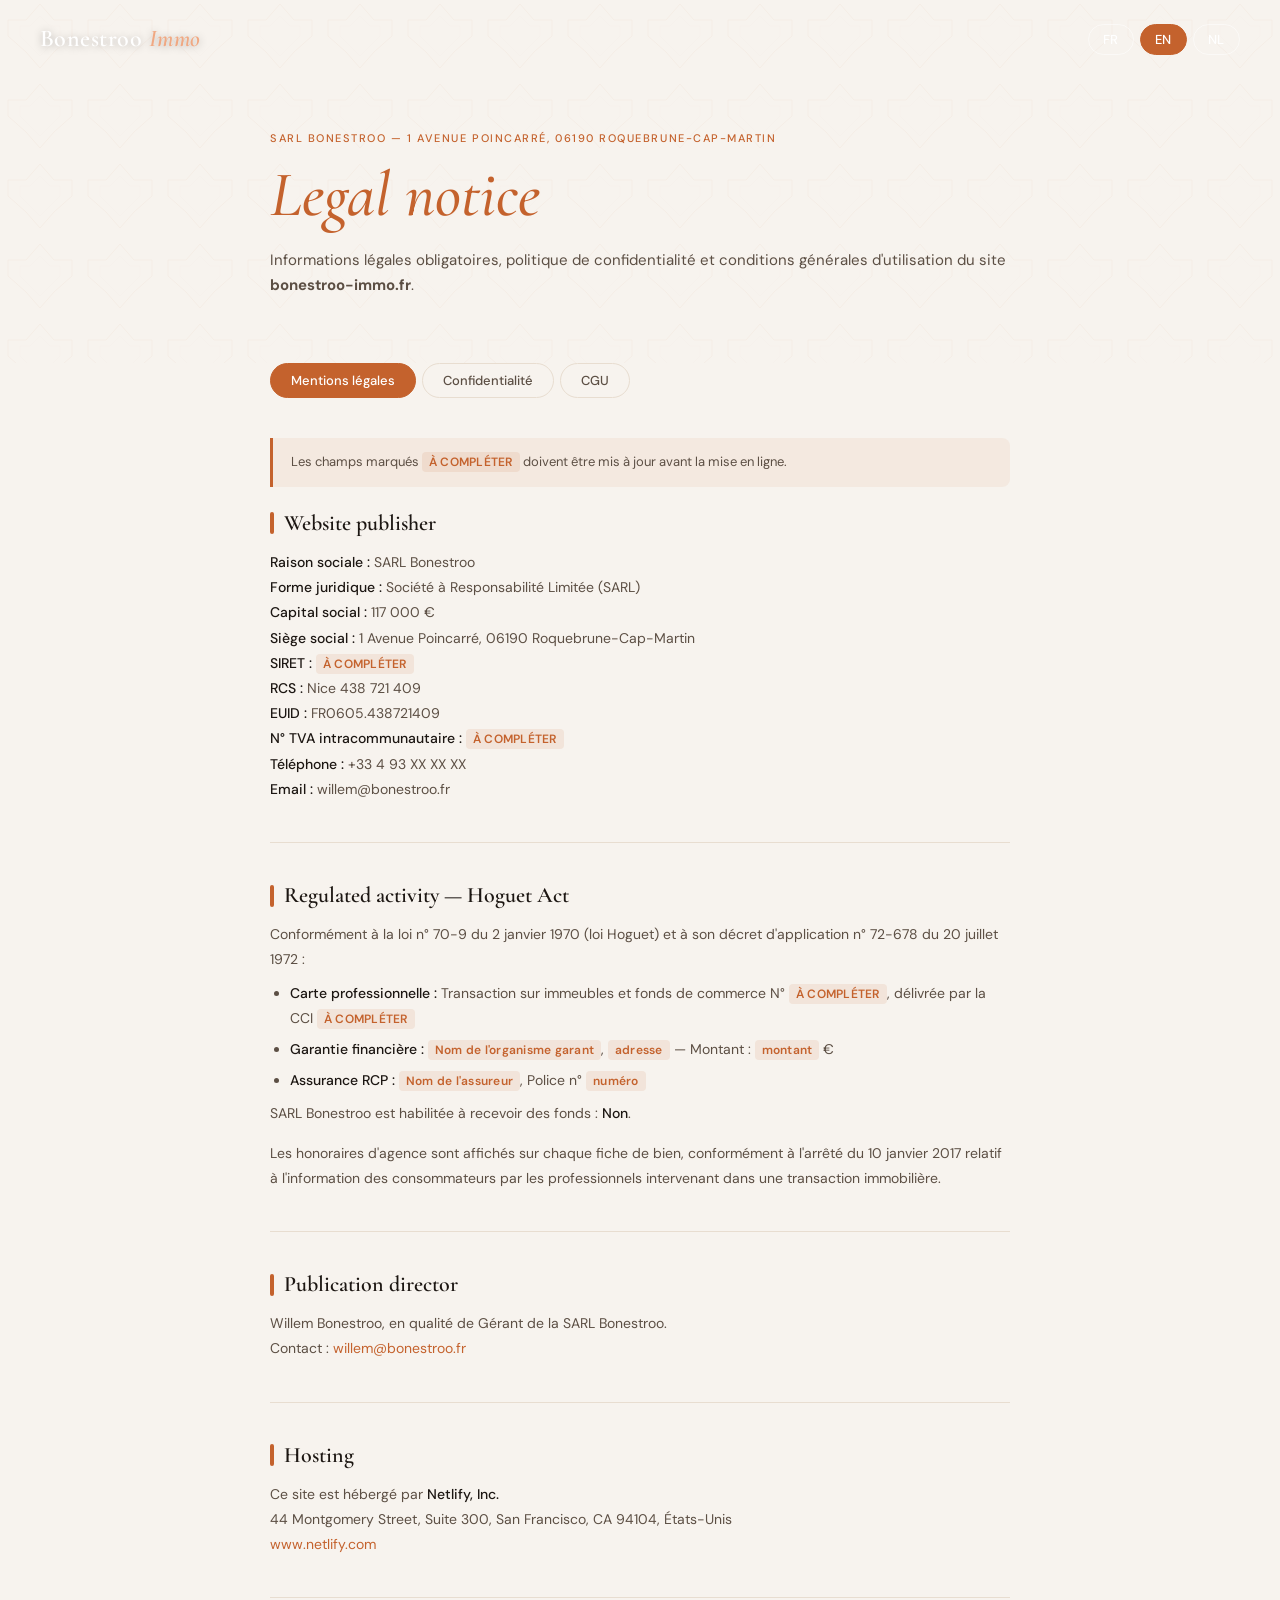
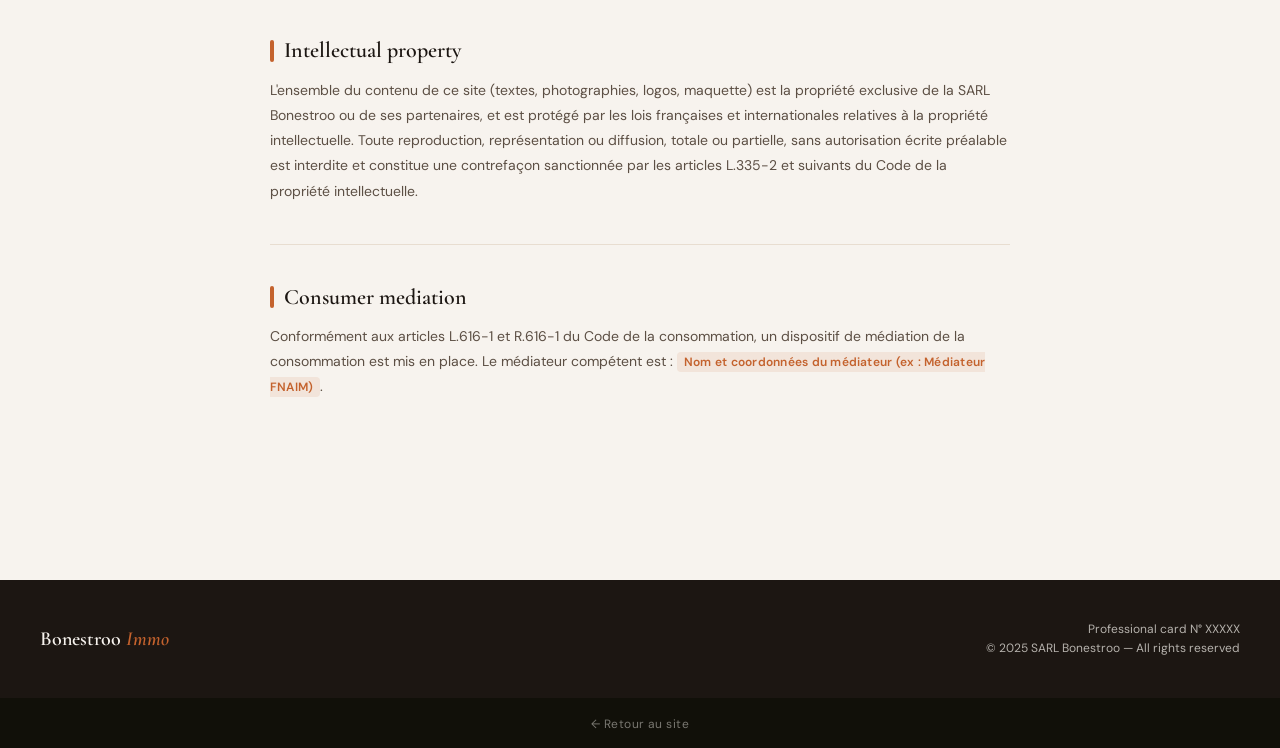
<file: immo-site/mentions-legales.html>
<!DOCTYPE html>
<html lang="fr">
<head>
  <meta charset="UTF-8" />
  <meta name="viewport" content="width=device-width, initial-scale=1.0" />
  <title>Mentions légales — SARL Bonestroo Immo</title>
  <meta name="description" content="Mentions légales, politique de confidentialité et CGU de SARL Bonestroo, agence immobilière sur la Riviera Méditerranéenne." />

  <!-- Google Fonts -->
  <link rel="preconnect" href="https://fonts.googleapis.com" />
  <link rel="preconnect" href="https://fonts.gstatic.com" crossorigin />
  <link href="https://fonts.googleapis.com/css2?family=Cormorant+Garamond:ital,wght@0,400;0,500;0,600;1,400;1,500;1,600&family=DM+Sans:ital,wght@0,300;0,400;0,500;1,400&display=swap" rel="stylesheet" />

  <!-- Shared stylesheet -->
  <link rel="stylesheet" href="style.css" />

  <style>
    /* Extra styles specific to this page */
    .ml-nav-tabs {
      display:      flex;
      gap:          6px;
      flex-wrap:    wrap;
      margin-bottom: 40px;
    }
    .ml-tab-btn {
      font-family:    'DM Sans', sans-serif;
      font-size:      13px;
      font-weight:    500;
      padding:        8px 20px;
      border-radius:  20px;
      border:         1.5px solid var(--sable);
      background:     transparent;
      color:          var(--texte-light);
      cursor:         pointer;
      transition:     all 0.2s;
    }
    .ml-tab-btn:hover  { border-color: var(--terre); color: var(--terre); }
    .ml-tab-btn.active { background: var(--terre); border-color: var(--terre); color: white; }

    .ml-panel         { display: none; }
    .ml-panel.active  { display: block; }
  </style>
</head>
<body>

<!-- ===== PAGE TRANSITION ===== -->
<div id="page-transition"></div>

<!-- ===== NAV ===== -->
<nav id="nav" class="scrolled">
  <a href="index.html" class="nav-logo" onclick="event.preventDefault();navigateTo('index.html')">
    Bonestroo <span>Immo</span>
  </a>
  <div class="lang-switcher">
    <button class="lang-btn" data-lang="fr">FR</button>
    <button class="lang-btn" data-lang="en">EN</button>
    <button class="lang-btn" data-lang="nl">NL</button>
  </div>
</nav>

<!-- ===== HERO ===== -->
<header class="mentions-hero tile-pattern" style="background:var(--blanc);">
  <div style="max-width:820px;margin:0 auto;padding:0 40px;">
    <div class="section-eyebrow" style="margin-bottom:12px;">SARL Bonestroo — 1 Avenue Poincarré, 06190 Roquebrune-Cap-Martin</div>
    <h1 class="section-title" style="font-size:clamp(40px,6vw,64px);">
      <em data-i18n="ml_title">Mentions légales</em>
    </h1>
    <p style="margin-top:18px;color:var(--texte-light);font-size:15px;line-height:1.7;">
      Informations légales obligatoires, politique de confidentialité et conditions générales d'utilisation du site <strong>bonestroo-immo.fr</strong>.
    </p>
  </div>
</header>

<!-- ===== CONTENT ===== -->
<main class="mentions-content">

  <!-- Tab navigation -->
  <div class="ml-nav-tabs" role="tablist" aria-label="Sections légales">
    <button class="ml-tab-btn active" data-panel="mentions"         onclick="switchPanel('mentions')"         role="tab" aria-selected="true">Mentions légales</button>
    <button class="ml-tab-btn"        data-panel="confidentialite"  onclick="switchPanel('confidentialite')"  role="tab" aria-selected="false">Confidentialité</button>
    <button class="ml-tab-btn"        data-panel="cgu"              onclick="switchPanel('cgu')"              role="tab" aria-selected="false">CGU</button>
  </div>

  <!-- ═══════════════════════════════════════════════════════════════════════
       PANEL — MENTIONS LÉGALES
  ════════════════════════════════════════════════════════════════════════ -->
  <div class="ml-panel active" id="panel-mentions" role="tabpanel">

    <div class="mentions-alert">
      Les champs marqués <span class="mentions-placeholder">À COMPLÉTER</span> doivent être mis à jour avant la mise en ligne.
    </div>

    <!-- Éditeur -->
    <div class="mentions-section">
      <h3 data-i18n="ml_editeur">Éditeur du site</h3>
      <p>
        <strong>Raison sociale :</strong> SARL Bonestroo<br>
        <strong>Forme juridique :</strong> Société à Responsabilité Limitée (SARL)<br>
        <strong>Capital social :</strong> 117 000 €<br>
        <strong>Siège social :</strong> 1 Avenue Poincarré, 06190 Roquebrune-Cap-Martin<br>
        <strong>SIRET :</strong> <span class="mentions-placeholder">À COMPLÉTER</span><br>
        <strong>RCS :</strong> Nice 438 721 409<br>
        <strong>EUID :</strong> FR0605.438721409<br>
        <strong>N° TVA intracommunautaire :</strong> <span class="mentions-placeholder">À COMPLÉTER</span><br>
        <strong>Téléphone :</strong> +33 4 93 XX XX XX<br><!-- XXX: Remplacer par le vrai numéro -->
        <strong>Email :</strong> willem@bonestroo.fr
      </p>
    </div>

    <!-- Activité réglementée -->
    <div class="mentions-section">
      <h3 data-i18n="ml_activite">Activité réglementée — Loi Hoguet</h3>
      <p>
        Conformément à la loi n° 70-9 du 2 janvier 1970 (loi Hoguet) et à son décret d'application n° 72-678 du 20 juillet 1972 :
      </p>
      <ul>
        <li>
          <strong>Carte professionnelle :</strong> Transaction sur immeubles et fonds de commerce
          N° <span class="mentions-placeholder">À COMPLÉTER</span>, délivrée par la CCI
          <span class="mentions-placeholder">À COMPLÉTER</span>
        </li>
        <li>
          <strong>Garantie financière :</strong>
          <span class="mentions-placeholder">Nom de l'organisme garant</span>,
          <span class="mentions-placeholder">adresse</span> —
          Montant : <span class="mentions-placeholder">montant</span> €
        </li>
        <li>
          <strong>Assurance RCP :</strong>
          <span class="mentions-placeholder">Nom de l'assureur</span>,
          Police n° <span class="mentions-placeholder">numéro</span>
        </li>
      </ul>
      <p>SARL Bonestroo est habilitée à recevoir des fonds : <strong>Non</strong>.</p>
      <p style="margin-top:14px;">
        Les honoraires d'agence sont affichés sur chaque fiche de bien, conformément à l'arrêté du 10 janvier 2017 relatif à l'information des consommateurs par les professionnels intervenant dans une transaction immobilière.
      </p>
    </div>

    <!-- Directeur de publication -->
    <div class="mentions-section">
      <h3 data-i18n="ml_directeur">Directeur de la publication</h3>
      <p>
        Willem Bonestroo, en qualité de Gérant de la SARL Bonestroo.<br>
        Contact : <a href="mailto:willem@bonestroo.fr" style="color:var(--terre)">willem@bonestroo.fr</a>
      </p>
    </div>

    <!-- Hébergement -->
    <div class="mentions-section">
      <h3 data-i18n="ml_hebergeur">Hébergement</h3>
      <p>
        Ce site est hébergé par <strong>Netlify, Inc.</strong><br>
        44 Montgomery Street, Suite 300, San Francisco, CA 94104, États-Unis<br>
        <a href="https://www.netlify.com" target="_blank" rel="noopener" style="color:var(--terre)">www.netlify.com</a>
      </p>
    </div>

    <!-- Propriété intellectuelle -->
    <div class="mentions-section">
      <h3 data-i18n="ml_pi">Propriété intellectuelle</h3>
      <p>
        L'ensemble du contenu de ce site (textes, photographies, logos, maquette) est la propriété exclusive de la SARL Bonestroo ou de ses partenaires, et est protégé par les lois françaises et internationales relatives à la propriété intellectuelle. Toute reproduction, représentation ou diffusion, totale ou partielle, sans autorisation écrite préalable est interdite et constitue une contrefaçon sanctionnée par les articles L.335-2 et suivants du Code de la propriété intellectuelle.
      </p>
    </div>

    <!-- Médiation -->
    <div class="mentions-section">
      <h3 data-i18n="ml_mediation">Médiation à la consommation</h3>
      <p>
        Conformément aux articles L.616-1 et R.616-1 du Code de la consommation, un dispositif de médiation de la consommation est mis en place. Le médiateur compétent est :
        <span class="mentions-placeholder">Nom et coordonnées du médiateur (ex : Médiateur FNAIM)</span>.
      </p>
    </div>

  </div><!-- /panel-mentions -->

  <!-- ═══════════════════════════════════════════════════════════════════════
       PANEL — POLITIQUE DE CONFIDENTIALITÉ
  ════════════════════════════════════════════════════════════════════════ -->
  <div class="ml-panel" id="panel-confidentialite" role="tabpanel">

    <div class="mentions-alert">
      Ce site collecte des données personnelles via le formulaire de contact uniquement. Aucun cookie tiers, aucun traceur publicitaire.
    </div>

    <div class="mentions-section">
      <h3>Responsable du traitement</h3>
      <p>
        SARL Bonestroo — 1 Avenue Poincarré, 06190 Roquebrune-Cap-Martin<br>
        Contact : <a href="mailto:willem@bonestroo.fr" style="color:var(--terre)">willem@bonestroo.fr</a>
      </p>
    </div>

    <div class="mentions-section">
      <h3>Données collectées</h3>
      <p>Lors de l'utilisation du formulaire de contact, les données suivantes sont collectées :</p>
      <ul>
        <li>Nom et prénom</li>
        <li>Adresse e-mail</li>
        <li>Numéro de téléphone (facultatif)</li>
        <li>Objet de la demande</li>
        <li>Contenu du message</li>
      </ul>
      <p>Aucune donnée bancaire, aucune donnée sensible au sens de l'article 9 du RGPD n'est collectée.</p>
    </div>

    <div class="mentions-section">
      <h3>Finalité et base légale</h3>
      <ul>
        <li><strong>Traiter votre demande de contact</strong> — base légale : exécution de mesures précontractuelles (art. 6.1.b RGPD)</li>
        <li><strong>Vous recontacter</strong> — base légale : intérêt légitime de l'entreprise (art. 6.1.f RGPD)</li>
      </ul>
    </div>

    <div class="mentions-section">
      <h3>Destinataires des données</h3>
      <p>
        Les données sont destinées exclusivement à SARL Bonestroo. Elles ne sont ni vendues, ni louées, ni cédées à des tiers. Elles peuvent être transmises à des prestataires techniques dans le seul but de traiter votre demande (hébergeur, messagerie).
      </p>
    </div>

    <div class="mentions-section">
      <h3>Durée de conservation</h3>
      <p>
        Les données issues du formulaire de contact sont conservées pendant <strong>3 ans</strong> à compter du dernier contact, puis archivées ou supprimées.
      </p>
    </div>

    <div class="mentions-section">
      <h3 data-i18n="ml_rgpd">Vos droits (RGPD)</h3>
      <p>Conformément au Règlement (UE) 2016/679 (RGPD) et à la loi Informatique et Libertés, vous disposez des droits suivants :</p>
      <ul>
        <li><strong>Droit d'accès</strong> à vos données personnelles</li>
        <li><strong>Droit de rectification</strong> en cas d'inexactitude</li>
        <li><strong>Droit à l'effacement</strong> (« droit à l'oubli »)</li>
        <li><strong>Droit à la limitation</strong> du traitement</li>
        <li><strong>Droit d'opposition</strong> au traitement</li>
        <li><strong>Droit à la portabilité</strong> de vos données</li>
      </ul>
      <p>
        Pour exercer ces droits : <strong>willem@bonestroo.fr</strong> en indiquant « Droits RGPD » en objet. Une réponse vous sera apportée dans un délai d'un mois.<br><br>
        En cas de réclamation, vous pouvez saisir la <strong>CNIL</strong> —
        <a href="https://www.cnil.fr" target="_blank" rel="noopener" style="color:var(--terre)">www.cnil.fr</a>.
      </p>
    </div>

    <div class="mentions-section">
      <h3 data-i18n="ml_cookies">Cookies</h3>
      <p>
        Ce site n'utilise <strong>aucun cookie de traçage ou publicitaire</strong>. La carte interactive utilise Leaflet.js et les tuiles CartoDB, qui peuvent déposer des cookies techniques strictement nécessaires au bon fonctionnement de la carte. Ces cookies ne nécessitent pas de consentement préalable (art. 82 loi Informatique et Libertés).
      </p>
    </div>

  </div><!-- /panel-confidentialite -->

  <!-- ═══════════════════════════════════════════════════════════════════════
       PANEL — CGU
  ════════════════════════════════════════════════════════════════════════ -->
  <div class="ml-panel" id="panel-cgu" role="tabpanel">

    <div class="mentions-section">
      <h3>Objet</h3>
      <p>
        Les présentes Conditions Générales d'Utilisation (CGU) régissent l'accès et l'utilisation du site <strong>bonestroo-immo.fr</strong> (ci-après « le Site »), édité par la SARL Bonestroo. L'accès au Site implique l'acceptation pleine et entière des présentes CGU.
      </p>
    </div>

    <div class="mentions-section">
      <h3>Accès au site</h3>
      <p>
        Le Site est accessible gratuitement à tout utilisateur disposant d'un accès à Internet. La SARL Bonestroo se réserve le droit de suspendre, modifier ou interrompre l'accès au Site à tout moment, sans préavis ni indemnité, notamment pour des raisons de maintenance ou de mise à jour.
      </p>
    </div>

    <div class="mentions-section">
      <h3>Informations sur les biens</h3>
      <p>
        Les informations relatives aux biens immobiliers présentés sur ce Site (prix, surface, caractéristiques) sont fournies à titre indicatif et ne constituent pas une offre contractuelle. Toute information peut être modifiée à tout moment sans préavis. La SARL Bonestroo ne saurait être tenue responsable d'erreurs ou d'omissions dans les descriptions des biens.
      </p>
      <p>
        Les prix affichés s'entendent honoraires d'agence inclus (HAI) sauf mention contraire. Le taux des honoraires est disponible sur simple demande conformément à l'arrêté du 10 janvier 2017 relatif à l'affichage des honoraires.
      </p>
    </div>

    <div class="mentions-section">
      <h3>Propriété intellectuelle</h3>
      <p>
        Tout le contenu du Site (textes, photos, vidéos, logo, charte graphique) est la propriété de la SARL Bonestroo ou de ses partenaires et est protégé par le droit d'auteur. Toute reproduction ou utilisation sans autorisation écrite préalable est interdite.
      </p>
    </div>

    <div class="mentions-section">
      <h3>Responsabilité</h3>
      <p>
        La SARL Bonestroo met tout en œuvre pour assurer l'exactitude et la mise à jour des informations diffusées sur le Site, mais ne peut garantir l'exhaustivité ou l'absence d'erreur de ces informations. La responsabilité de la SARL Bonestroo ne saurait être engagée pour tout dommage direct ou indirect résultant de l'utilisation du Site ou de l'impossibilité d'y accéder.
      </p>
    </div>

    <div class="mentions-section">
      <h3>Liens hypertextes</h3>
      <p>
        Le Site peut contenir des liens vers des sites tiers. La SARL Bonestroo n'exerce aucun contrôle sur ces sites et décline toute responsabilité quant à leur contenu ou leur politique de confidentialité.
      </p>
    </div>

    <div class="mentions-section">
      <h3>Droit applicable — Juridiction compétente</h3>
      <p>
        Les présentes CGU sont soumises au droit français. En cas de litige relatif à leur interprétation ou à leur exécution, et à défaut de résolution amiable, les tribunaux compétents du ressort de la Cour d'appel d'Aix-en-Provence seront seuls compétents.
      </p>
    </div>

    <div class="mentions-section">
      <h3>Modification des CGU</h3>
      <p>
        La SARL Bonestroo se réserve le droit de modifier les présentes CGU à tout moment. Les CGU applicables sont celles en vigueur au moment de l'utilisation du Site.
      </p>
    </div>

  </div><!-- /panel-cgu -->

</main><!-- /mentions-content -->

<!-- ===== FOOTER ===== -->
<footer>
  <div class="footer-logo">Bonestroo <span>Immo</span></div>
  <div class="footer-info">
    <div data-i18n="footer_carte">Carte professionnelle N° XXXXX</div>
    <div data-i18n="footer_mention">© 2025 SARL Bonestroo — Tous droits réservés</div>
  </div>
</footer>
<div class="footer-legal-bar">
  <a href="index.html" onclick="event.preventDefault();navigateTo('index.html')">← Retour au site</a>
</div>

<!-- Scripts -->
<script src="transitions.js"></script>
<script src="i18n.js"></script>
<script>
  // Panel switcher
  function switchPanel(id) {
    document.querySelectorAll('.ml-panel').forEach(p => p.classList.toggle('active', p.id === 'panel-' + id));
    document.querySelectorAll('.ml-tab-btn').forEach(b => b.classList.toggle('active', b.dataset.panel === id));
  }

  // Nav scroll
  window.addEventListener('scroll', () => {
    document.getElementById('nav').classList.toggle('scrolled', window.scrollY > 10);
  }, { passive: true });

  // Lang
  document.addEventListener('DOMContentLoaded', () => {
    setLang(getLang());
    document.querySelectorAll('.lang-btn').forEach(btn => {
      btn.addEventListener('click', () => setLang(btn.dataset.lang || btn.textContent.trim().toLowerCase()));
    });
    // Nav starts scrolled on this page (no hero)
    document.getElementById('nav').classList.add('scrolled');
  });
</script>

</body>
</html>
</file>
<file: immo-site/style.css>
/* ==========================================================================
   style.css — SARL Bonestroo Immo
   Comprehensive stylesheet for bien.html, mentions-legales.html, and any
   future page that externalises the styles currently embedded in index.html.
   ========================================================================== */

/* ── Custom properties ─────────────────────────────────────────────────────── */
:root {
  /* Palette */
  --blanc:        #F7F3EE;
  --sable:        #E8DDD0;
  --terre:        #C4622D;
  --terre-dark:   #A3501F;
  --terre-light:  rgba(196,98,45,0.10);
  --bleu:         #2B5FA6;
  --bleu-light:   rgba(43,95,166,0.10);
  --olive:        #6B7C3F;
  --texte:        #1C1612;
  --texte-light:  #5C4F44;

  /* Typography */
  --font-serif:   'Cormorant Garamond', Georgia, serif;
  --font-sans:    'DM Sans', system-ui, sans-serif;

  /* Shadows (warm sand tint, never neutral grey) */
  --shadow-warm:  0 4px 24px rgba(28,22,18,0.10);
  --shadow-hover: 0 8px 40px rgba(28,22,18,0.16);
  --shadow-card:  0 2px 12px rgba(196,98,45,0.06);

  /* Radii */
  --radius:       12px;
  --radius-lg:    20px;
  --radius-pill:  30px;

  /* Transitions */
  --t-fast:  0.18s ease;
  --t-base:  0.28s ease;
  --t-slow:  0.45s cubic-bezier(0.16,1,0.3,1);
}

/* ── Reset ──────────────────────────────────────────────────────────────────── */
*, *::before, *::after { box-sizing: border-box; margin: 0; padding: 0; }

html {
  scroll-behavior: smooth;
  -webkit-text-size-adjust: 100%;
}

body {
  font-family: var(--font-sans);
  background:  var(--blanc);
  color:       var(--texte);
  overflow-x:  hidden;
  line-height: 1.6;
}

h1, h2, h3, h4, h5, h6 {
  font-family: var(--font-serif);
  line-height: 1.15;
}

a {
  color:           inherit;
  text-decoration: none;
}

img {
  display:   block;
  max-width: 100%;
}

button, input, select, textarea {
  font-family: inherit;
}

ul { list-style: none; }

/* ── Custom scrollbar ───────────────────────────────────────────────────────── */
::-webkit-scrollbar       { width: 6px; }
::-webkit-scrollbar-track { background: var(--blanc); }
::-webkit-scrollbar-thumb { background: var(--sable); border-radius: 3px; }

/* ── Selection colour ───────────────────────────────────────────────────────── */
::selection { background: rgba(196,98,45,0.22); color: var(--texte); }

/* ── Grain texture (SVG feTurbulence, applied to sections that need it) ──────── */
.grain-bg {
  position: relative;
}
.grain-bg::after {
  content:   '';
  position:  absolute;
  inset:     0;
  pointer-events: none;
  background-image: url("data:image/svg+xml,%3Csvg xmlns='http://www.w3.org/2000/svg' width='300' height='300'%3E%3Cfilter id='noise'%3E%3CfeTurbulence type='fractalNoise' baseFrequency='0.65' numOctaves='3' stitchTiles='stitch'/%3E%3CfeColorMatrix type='saturate' values='0'/%3E%3C/filter%3E%3Crect width='300' height='300' filter='url(%23noise)' opacity='0.04'/%3E%3C/svg%3E");
  background-repeat: repeat;
  opacity:   0.5;
  mix-blend-mode: multiply;
  z-index:   0;
}
.grain-bg > * { position: relative; z-index: 1; }

/* ── Mediterranean tile pattern ─────────────────────────────────────────────── */
.tile-pattern {
  position:   relative;
  overflow:   hidden;
}
.tile-pattern::before {
  content:      '';
  position:     absolute;
  inset:        0;
  pointer-events: none;
  z-index:      0;
  background-image: url("data:image/svg+xml,%3Csvg xmlns='http://www.w3.org/2000/svg' width='80' height='80'%3E%3Cpolygon points='40,4 54,20 72,20 72,36 54,52 40,68 26,52 8,36 8,20 26,20' fill='none' stroke='%23C4622D' stroke-width='0.8'/%3E%3Cpolygon points='40,16 50,26 60,26 60,36 50,46 40,56 30,46 20,36 20,26 30,26' fill='none' stroke='%23C4622D' stroke-width='0.4' opacity='0.6'/%3E%3C/svg%3E");
  opacity:      0.055;
}
.tile-pattern > * { position: relative; z-index: 1; }

/* ── Wave separator ─────────────────────────────────────────────────────────── */
.wave-separator {
  display:    block;
  width:      100%;
  overflow:   hidden;
  line-height: 0;
}
.wave-separator svg {
  display: block;
  width:   100%;
  height:  56px;
}

/* ── Page transition overlay ────────────────────────────────────────────────── */
#page-transition {
  position:       fixed;
  inset:          0;
  background:     #1C1612;
  z-index:        9999;
  opacity:        1;
  pointer-events: none;
  transition:     opacity 0.35s ease;
}

/* ── NAV ────────────────────────────────────────────────────────────────────── */
#nav {
  position:  fixed;
  top: 0; left: 0; right: 0;
  z-index:   1000;
  padding:   20px 40px;
  display:   flex;
  align-items:    center;
  justify-content: space-between;
  transition: background var(--t-base), box-shadow var(--t-base), padding var(--t-base);
}

#nav.scrolled {
  background:  var(--blanc);
  box-shadow:  0 2px 20px rgba(28,22,18,0.08);
  padding:     14px 40px;
}

.nav-logo {
  font-family: var(--font-serif);
  font-size:   24px;
  font-weight: 600;
  letter-spacing: 0.02em;
  color:       white;
  text-shadow: 0 1px 8px rgba(0,0,0,0.3);
  transition:  color var(--t-base);
}
#nav.scrolled .nav-logo { color: var(--texte); text-shadow: none; }

.nav-logo span {
  color:      #F0A882;
  font-style: italic;
  transition: color var(--t-base);
}
#nav.scrolled .nav-logo span { color: var(--terre); }

/* Lang pills */
.lang-switcher {
  display: flex;
  gap:     6px;
}
.lang-btn {
  font-family:    var(--font-sans);
  font-size:      13px;
  font-weight:    500;
  padding:        6px 14px;
  border-radius:  20px;
  border:         1.5px solid rgba(255,255,255,0.5);
  cursor:         pointer;
  background:     transparent;
  color:          white;
  transition:     all var(--t-fast);
  letter-spacing: 0.04em;
}
#nav.scrolled .lang-btn { border-color: var(--sable); color: var(--texte); }
.lang-btn:hover                  { background: rgba(255,255,255,0.15); }
#nav.scrolled .lang-btn:hover    { background: var(--sable); }
.lang-btn.active                 { background: var(--terre); color: white; border-color: var(--terre); }

/* Mobile burger */
.burger-btn {
  display:         none;
  flex-direction:  column;
  gap:             5px;
  background:      none;
  border:          none;
  cursor:          pointer;
  padding:         6px;
}
.burger-btn span {
  display:         block;
  width:           22px;
  height:          2px;
  background:      white;
  border-radius:   2px;
  transition:      all var(--t-base);
}
#nav.scrolled .burger-btn span { background: var(--texte); }

/* Nav drawer (mobile) */
.nav-drawer {
  display:    none;
  position:   fixed;
  inset:      0;
  z-index:    999;
  background: var(--blanc);
  padding:    100px 32px 40px;
  transform:  translateX(100%);
  transition: transform var(--t-slow);
}
.nav-drawer.open { transform: translateX(0); }
.nav-drawer a {
  display:       block;
  font-family:   var(--font-serif);
  font-size:     32px;
  font-weight:   500;
  color:         var(--texte);
  padding:       10px 0;
  border-bottom: 1px solid var(--sable);
}
.nav-drawer a:hover { color: var(--terre); }

/* ── Sections commons ───────────────────────────────────────────────────────── */
.section {
  padding:    100px 40px;
  max-width:  1280px;
  margin:     0 auto;
}
.section-header  { margin-bottom: 56px; }
.section-eyebrow {
  font-size:      11px;
  font-weight:    500;
  letter-spacing: 0.14em;
  text-transform: uppercase;
  color:          var(--terre);
  margin-bottom:  12px;
}
.section-title {
  font-size:   clamp(32px, 4vw, 52px);
  font-weight: 500;
  line-height: 1.1;
  color:       var(--texte);
}
.section-title em { font-style: italic; color: var(--terre); }

/* Divider */
.divider {
  height:     1px;
  background: var(--sable);
  margin:     0 40px;
}

/* ── Hero ───────────────────────────────────────────────────────────────────── */
#hero {
  min-height: 100vh;
  display:    flex;
  align-items:     center;
  justify-content: center;
  position:   relative;
  overflow:   hidden;
  background: #1a2e1a;
}
.hero-slide {
  position:           absolute;
  inset:              0;
  background-size:    cover;
  background-position: center;
  opacity:            0;
  transition:         opacity 1.6s ease-in-out;
  transform:          scale(1.04);
  animation:          heroZoom 12s ease-in-out infinite alternate;
}
.hero-slide.active { opacity: 1; }

@keyframes heroZoom {
  from { transform: scale(1.04); }
  to   { transform: scale(1.00); }
}

.hero-overlay {
  position: absolute;
  inset:    0;
  background: linear-gradient(to bottom,
    rgba(10,18,10,0.35) 0%,
    rgba(10,18,10,0.18) 40%,
    rgba(10,18,10,0.55) 100%
  );
  z-index: 1;
}
.hero-tile {
  position:       absolute;
  inset:          0;
  z-index:        2;
  pointer-events: none;
}
.hero-tile svg { width: 100%; height: 100%; opacity: 0.04; }

.hero-dots {
  position:  absolute;
  bottom:    28px;
  left:      50%;
  transform: translateX(-50%);
  z-index:   5;
  display:   flex;
  gap:       8px;
}
.hero-dot {
  width:         6px;
  height:        6px;
  border-radius: 50%;
  background:    rgba(255,255,255,0.45);
  border:        none;
  cursor:        pointer;
  padding:       0;
  transition:    all 0.3s;
}
.hero-dot.active { background: white; transform: scale(1.4); }

.hero-content {
  position:   relative;
  z-index:    3;
  text-align: center;
  max-width:  820px;
  padding:    100px 24px 80px;
}
.hero-eyebrow {
  display:        inline-block;
  font-family:    var(--font-sans);
  font-size:      12px;
  font-weight:    500;
  letter-spacing: 0.12em;
  text-transform: uppercase;
  color:          #F7D4BE;
  background:     rgba(196,98,45,0.35);
  border:         1px solid rgba(196,98,45,0.5);
  padding:        6px 18px;
  border-radius:  20px;
  margin-bottom:  28px;
}
.hero-title {
  font-size:      clamp(42px, 7vw, 76px);
  font-weight:    500;
  line-height:    1.08;
  letter-spacing: -0.01em;
  color:          #ffffff;
  text-shadow:    0 2px 24px rgba(0,0,0,0.3);
  margin-bottom:  20px;
}
.hero-title em { font-style: italic; color: #F0A882; }

.hero-subtitle {
  font-size:     18px;
  color:         rgba(255,255,255,0.82);
  line-height:   1.6;
  max-width:     520px;
  margin:        0 auto 40px;
  font-weight:   300;
  text-shadow:   0 1px 8px rgba(0,0,0,0.25);
}
.hero-ctas {
  display:         flex;
  gap:             14px;
  justify-content: center;
  flex-wrap:       wrap;
  margin-bottom:   64px;
}
.hero-stats {
  display:         flex;
  gap:             48px;
  justify-content: center;
  flex-wrap:       wrap;
}
.stat-item { text-align: center; }
.stat-num {
  font-family: var(--font-serif);
  font-size:   42px;
  font-weight: 600;
  color:       #ffffff;
  text-shadow: 0 2px 12px rgba(0,0,0,0.3);
  line-height: 1;
}
.stat-label {
  font-size:      12px;
  color:          rgba(255,255,255,0.7);
  letter-spacing: 0.06em;
  text-transform: uppercase;
  margin-top:     4px;
}
.stat-sep {
  width:      1px;
  height:     50px;
  background: rgba(255,255,255,0.25);
  align-self: center;
}

/* ── Buttons ────────────────────────────────────────────────────────────────── */
.btn-primary {
  font-family:    var(--font-sans);
  font-size:      15px;
  font-weight:    500;
  padding:        14px 32px;
  background:     var(--terre);
  color:          white;
  border:         none;
  border-radius:  var(--radius-pill);
  cursor:         pointer;
  transition:     all var(--t-fast);
  letter-spacing: 0.02em;
  text-decoration: none;
  display:        inline-flex;
  align-items:    center;
  gap:            8px;
}
.btn-primary:hover {
  background:  var(--terre-dark);
  transform:   translateY(-1px);
  box-shadow:  0 6px 20px rgba(196,98,45,0.45);
}
.btn-outline {
  font-family:    var(--font-sans);
  font-size:      15px;
  font-weight:    500;
  padding:        13px 32px;
  background:     rgba(255,255,255,0.12);
  color:          white;
  border:         1.5px solid rgba(255,255,255,0.5);
  border-radius:  var(--radius-pill);
  cursor:         pointer;
  transition:     all var(--t-fast);
  backdrop-filter: blur(4px);
}
.btn-outline:hover { background: rgba(255,255,255,0.22); border-color: white; transform: translateY(-1px); }

.btn-appel {
  font-family: var(--font-sans);
  font-size:   14px;
  font-weight: 500;
  padding:     12px 24px;
  background:  var(--terre);
  color:       white;
  border:      none;
  border-radius: 24px;
  cursor:      pointer;
  display:     inline-flex;
  align-items: center;
  gap:         7px;
  transition:  all var(--t-fast);
}
.btn-appel:hover { background: var(--terre-dark); transform: translateY(-1px); }

.btn-whatsapp {
  font-family: var(--font-sans);
  font-size:   14px;
  font-weight: 500;
  padding:     12px 24px;
  background:  var(--olive);
  color:       white;
  border:      none;
  border-radius: 24px;
  cursor:      pointer;
  display:     inline-flex;
  align-items: center;
  gap:         7px;
  transition:  all var(--t-fast);
}
.btn-whatsapp:hover { background: #5a6a33; transform: translateY(-1px); }

.btn-email {
  font-family: var(--font-sans);
  font-size:   14px;
  font-weight: 500;
  padding:     11px 24px;
  background:  transparent;
  color:       var(--texte);
  border:      1.5px solid var(--sable);
  border-radius: 24px;
  cursor:      pointer;
  display:     inline-flex;
  align-items: center;
  gap:         7px;
  transition:  all var(--t-fast);
}
.btn-email:hover { border-color: var(--texte); transform: translateY(-1px); }

/* ── Filtres ────────────────────────────────────────────────────────────────── */
.filtres {
  display:     flex;
  gap:         10px;
  flex-wrap:   wrap;
  margin-bottom: 40px;
}
.filtre-btn {
  font-family: var(--font-sans);
  font-size:   14px;
  font-weight: 400;
  padding:     8px 22px;
  border-radius: 24px;
  border:      1.5px solid var(--sable);
  background:  transparent;
  color:       var(--texte-light);
  cursor:      pointer;
  transition:  all var(--t-fast);
}
.filtre-btn:hover        { border-color: var(--terre); color: var(--terre); }
.filtre-btn.active       { background: var(--terre); border-color: var(--terre); color: white; }

#results-counter {
  font-size:  13px;
  color:      var(--texte-light);
  align-self: center;
  margin-left: 4px;
}

/* ── Property card grid ─────────────────────────────────────────────────────── */
.biens-grid {
  display: grid;
  grid-template-columns: repeat(auto-fill, minmax(340px, 1fr));
  gap:     28px;
}
.bien-card {
  background:    white;
  border-radius: var(--radius-lg);
  overflow:      hidden;
  cursor:        pointer;
  transition:    all 0.3s cubic-bezier(0.16,1,0.3,1);
  box-shadow:    var(--shadow-warm);
  border:        1.5px solid transparent;
}
.bien-card:hover { transform: translateY(-4px); box-shadow: var(--shadow-hover); border-color: var(--terre); }

/* Lazy load / reveal animation */
.bien-card.reveal {
  opacity:    0;
  transform:  translateY(30px);
  transition: opacity 0.6s ease, transform 0.6s ease, box-shadow 0.3s, border-color 0.3s;
}
.bien-card.reveal.visible             { opacity: 1; transform: translateY(0); }
.bien-card.reveal.visible:hover       { transform: translateY(-4px); }

.bien-photo {
  position:   relative;
  height:     220px;
  overflow:   hidden;
  background: var(--sable);
}
.bien-photo img { width: 100%; height: 100%; object-fit: cover; transition: transform 0.5s ease; }
.bien-card:hover .bien-photo img { transform: scale(1.04); }

.bien-photo-placeholder {
  width:       100%;
  height:      100%;
  display:     flex;
  align-items: center;
  justify-content: center;
}

.bien-badge {
  position:       absolute;
  top:            14px;
  left:           14px;
  font-size:      11px;
  font-weight:    500;
  letter-spacing: 0.06em;
  text-transform: uppercase;
  padding:        5px 12px;
  border-radius:  14px;
  background:     var(--terre);
  color:          white;
}
.bien-badge.exclu { background: var(--bleu); }

.bien-body { padding: 22px 24px 20px; }
.bien-prix {
  font-family:   var(--font-serif);
  font-size:     28px;
  font-weight:   600;
  color:         var(--texte);
  margin-bottom: 6px;
}
.bien-loc {
  font-size:     13px;
  color:         var(--texte-light);
  margin-bottom: 14px;
  display:       flex;
  align-items:   center;
  gap:           5px;
}
.bien-loc svg { flex-shrink: 0; color: var(--terre); }

.bien-tags { display: flex; flex-wrap: wrap; gap: 7px; }
.tag {
  font-size:     12px;
  font-weight:   400;
  color:         var(--texte-light);
  background:    var(--blanc);
  border:        1px solid var(--sable);
  padding:       4px 10px;
  border-radius: 10px;
}

.no-biens {
  grid-column: 1 / -1;
  text-align:  center;
  padding:     60px 20px;
  color:       var(--texte-light);
}

/* ── Map ────────────────────────────────────────────────────────────────────── */
#map-container {
  height:        480px;
  border-radius: var(--radius-lg);
  overflow:      hidden;
  box-shadow:    var(--shadow-warm);
  margin-top:    40px;
}
#map { height: 100%; width: 100%; }

.map-marker-pill {
  background:  white;
  color:       var(--terre);
  font-family: var(--font-sans);
  font-size:   12px;
  font-weight: 600;
  padding:     5px 11px;
  border-radius: 16px;
  border:      2px solid var(--terre);
  white-space: nowrap;
  box-shadow:  0 2px 12px rgba(28,22,18,0.15);
  cursor:      pointer;
  transition:  all var(--t-fast);
}
.map-marker-pill:hover { background: var(--terre); color: white; }
.leaflet-marker-icon   { background: none; border: none; }

/* ── Mini map (localisation tab) ────────────────────────────────────────────── */
#mini-map-container {
  height:        360px;
  border-radius: var(--radius);
  overflow:      hidden;
  box-shadow:    var(--shadow-warm);
  margin-bottom: 32px;
}
#mini-map { height: 100%; width: 100%; }

/* ── Gallery hero (bien.html) ───────────────────────────────────────────────── */
#gallery-hero {
  position:   relative;
  height:     70vh;
  min-height: 400px;
  max-height: 720px;
  overflow:   hidden;
  background: var(--sable);
}
#gallery-track {
  display:    flex;
  height:     100%;
  transition: transform 0.45s cubic-bezier(0.16,1,0.3,1);
}
.gh-slide {
  flex-shrink: 0;
  width:       100%;
  height:      100%;
}
.gh-slide img {
  width:       100%;
  height:      100%;
  object-fit:  cover;
}
.gh-slide .gh-placeholder {
  object-fit: contain;
  background: var(--sable);
}
.gh-btn {
  position:      absolute;
  top:           50%;
  transform:     translateY(-50%);
  z-index:       5;
  width:         44px;
  height:        44px;
  border-radius: 50%;
  background:    rgba(247,243,238,0.92);
  border:        none;
  cursor:        pointer;
  display:       flex;
  align-items:   center;
  justify-content: center;
  font-size:     20px;
  color:         var(--texte);
  transition:    all var(--t-fast);
  box-shadow:    var(--shadow-warm);
}
.gh-btn:hover { background: white; box-shadow: var(--shadow-hover); }
#gh-prev { left: 20px; }
#gh-next { right: 20px; }

#gh-counter {
  position:    absolute;
  bottom:      20px;
  right:       20px;
  background:  rgba(28,22,18,0.6);
  color:       white;
  font-size:   13px;
  font-weight: 500;
  padding:     5px 12px;
  border-radius: 16px;
  backdrop-filter: blur(4px);
}
#gh-dots {
  position:  absolute;
  bottom:    20px;
  left:      50%;
  transform: translateX(-50%);
  display:   flex;
  gap:       6px;
}
.gh-dot {
  width:         7px;
  height:        7px;
  border-radius: 50%;
  background:    rgba(255,255,255,0.6);
  border:        none;
  cursor:        pointer;
  transition:    all var(--t-fast);
  padding:       0;
}
.gh-dot.active { background: white; transform: scale(1.3); }

/* ── Fullscreen gallery overlay ─────────────────────────────────────────────── */
#fs-overlay {
  position:   fixed;
  inset:      0;
  z-index:    4000;
  background: #000;
  display:    none;
}
#fs-overlay.open { display: block; }

#fs-track {
  position: relative;
  width:    100%;
  height:   100%;
  overflow: hidden;
}
.fs-slide {
  position:   absolute;
  inset:      0;
  display:    flex;
  align-items:     center;
  justify-content: center;
  transition: transform 0.4s cubic-bezier(0.16,1,0.3,1);
}
.fs-slide img { max-height: 100vh; max-width: 100vw; object-fit: contain; }

#fs-close {
  position:      absolute;
  top:           16px;
  right:         20px;
  z-index:       10;
  width:         40px;
  height:        40px;
  border-radius: 50%;
  background:    rgba(247,243,238,0.15);
  color:         white;
  font-size:     18px;
  border:        none;
  cursor:        pointer;
  display:       flex;
  align-items:   center;
  justify-content: center;
  transition:    background var(--t-fast);
}
#fs-close:hover { background: rgba(247,243,238,0.3); }

#fs-prev, #fs-next {
  position:      absolute;
  top:           50%;
  transform:     translateY(-50%);
  z-index:       10;
  width:         48px;
  height:        48px;
  border-radius: 50%;
  background:    rgba(247,243,238,0.15);
  color:         white;
  font-size:     22px;
  border:        none;
  cursor:        pointer;
  display:       flex;
  align-items:   center;
  justify-content: center;
  transition:    background var(--t-fast);
}
#fs-prev { left: 20px; }
#fs-next { right: 20px; }
#fs-prev:hover, #fs-next:hover { background: rgba(247,243,238,0.25); }

#fs-counter {
  position: absolute;
  bottom:   16px;
  left:     50%;
  transform: translateX(-50%);
  color:    rgba(255,255,255,0.8);
  font-size: 13px;
}

/* ── Bien info block ────────────────────────────────────────────────────────── */
.bien-detail-layout {
  display: grid;
  grid-template-columns: 1fr 360px;
  gap:     40px;
  padding: 48px 40px 80px;
  max-width: 1280px;
  margin:  0 auto;
}
.bien-detail-main { min-width: 0; }
.bien-detail-side { position: sticky; top: 96px; align-self: start; }

/* Price + badge */
#bien-prix {
  font-family:   var(--font-serif);
  font-size:     clamp(38px, 5vw, 58px);
  font-weight:   600;
  line-height:   1;
  color:         var(--texte);
  margin-bottom: 12px;
}
#bien-badge { margin-bottom: 16px; display: inline-block; }

#bien-localisation {
  font-size:     14px;
  color:         var(--texte-light);
  display:       flex;
  align-items:   center;
  gap:           6px;
  margin-bottom: 28px;
}
#bien-localisation a { color: var(--bleu); text-decoration: underline; }

/* Stats grid */
.bien-stats-grid {
  display:       grid;
  grid-template-columns: repeat(auto-fill, minmax(100px, 1fr));
  gap:           14px;
  margin-bottom: 32px;
  padding:       20px;
  background:    white;
  border-radius: var(--radius);
  box-shadow:    var(--shadow-card);
}
.modal-stat     { text-align: center; }
.modal-stat-val {
  font-family:   var(--font-serif);
  font-size:     22px;
  font-weight:   600;
  color:         var(--texte);
}
.modal-stat-key {
  font-size:      11px;
  color:          var(--texte-light);
  text-transform: uppercase;
  letter-spacing: 0.06em;
  margin-top:     2px;
}

/* DPE badge */
.dpe-badge {
  display:       inline-block;
  font-weight:   700;
  font-size:     18px;
  width:         36px;
  height:        36px;
  line-height:   36px;
  border-radius: 6px;
  text-align:    center;
}

/* Contact side card */
.contact-side-card {
  background:    white;
  border-radius: var(--radius-lg);
  padding:       28px;
  box-shadow:    var(--shadow-warm);
  border:        1.5px solid var(--sable);
}
.contact-side-card h4 {
  font-family:   var(--font-serif);
  font-size:     20px;
  margin-bottom: 6px;
}
.contact-side-card p {
  font-size:     13px;
  color:         var(--texte-light);
  line-height:   1.6;
  margin-bottom: 20px;
}
.contact-side-actions {
  display:        flex;
  flex-direction: column;
  gap:            10px;
}
.contact-side-actions .btn-appel,
.contact-side-actions .btn-whatsapp,
.contact-side-actions .btn-email {
  width:           100%;
  justify-content: center;
}

/* ── Tabs ───────────────────────────────────────────────────────────────────── */
.tabs-bar {
  display:      flex;
  gap:          4px;
  border-bottom: 2px solid var(--sable);
  margin-bottom: 32px;
  overflow-x:   auto;
  -webkit-overflow-scrolling: touch;
}
.bien-tab-btn {
  font-family:    var(--font-sans);
  font-size:      14px;
  font-weight:    500;
  padding:        10px 20px;
  border:         none;
  background:     transparent;
  color:          var(--texte-light);
  cursor:         pointer;
  border-bottom:  2px solid transparent;
  margin-bottom:  -2px;
  transition:     all var(--t-fast);
  white-space:    nowrap;
}
.bien-tab-btn:hover  { color: var(--texte); }
.bien-tab-btn.active { color: var(--terre); border-bottom-color: var(--terre); }

.bien-tab-panel          { display: none; }
.bien-tab-panel.active   { display: block; }

/* Description tab */
#tab-content-description p {
  font-size:     15px;
  line-height:   1.8;
  color:         var(--texte-light);
  margin-bottom: 18px;
}

/* Caractéristiques tab */
#tab-content-caract {
  display: grid;
  grid-template-columns: 1fr 1fr;
  gap:     12px 24px;
}
.caract-item {
  display:     flex;
  align-items: flex-start;
  gap:         10px;
  font-size:   14px;
  color:       var(--texte);
  line-height: 1.5;
}
.caract-icon { color: var(--terre); flex-shrink: 0; margin-top: 1px; }

/* Localisation tab */
.distances-table {
  width:           100%;
  border-collapse: collapse;
  font-size:       14px;
  margin-top:      24px;
}
.distances-table th {
  font-family:    var(--font-serif);
  font-weight:    600;
  font-size:      15px;
  color:          var(--texte);
  padding:        10px 14px;
  text-align:     left;
  background:     var(--blanc);
  border-bottom:  2px solid var(--sable);
}
.distances-table td {
  padding:       10px 14px;
  border-bottom: 1px solid var(--sable);
  color:         var(--texte-light);
}
.distance-val {
  display:     flex;
  align-items: center;
  gap:         6px;
  color:       var(--texte);
  font-weight: 500;
}
.distances-table tr:hover td { background: var(--blanc); }

/* Vidéo tab */
#tab-content-video video {
  width:         100%;
  border-radius: var(--radius);
  box-shadow:    var(--shadow-warm);
}

/* ── Similaires ─────────────────────────────────────────────────────────────── */
#similaires-section {
  background: var(--sable);
  padding:    80px 0;
}
#similaires-section > .section { padding-top: 0; }

/* ── Mobile sticky contact bar ───────────────────────────────────────────────── */
#sticky-contact-bar {
  display:         none;
  position:        fixed;
  bottom:          0;
  left:            0;
  right:           0;
  z-index:         900;
  background:      white;
  border-top:      1px solid var(--sable);
  padding:         12px 20px;
  gap:             10px;
  box-shadow:      0 -4px 20px rgba(28,22,18,0.08);
}

/* ── Why us section ─────────────────────────────────────────────────────────── */
.why-grid {
  display:               grid;
  grid-template-columns: repeat(3, 1fr);
  gap:                   32px;
  margin-top:            48px;
}
.why-card {
  background:    var(--blanc);
  border:        1.5px solid var(--sable);
  border-radius: var(--radius-lg);
  padding:       32px 28px;
  transition:    all var(--t-base);
}
.why-card:hover { border-color: var(--terre); box-shadow: var(--shadow-warm); }
.why-icon {
  width:         44px;
  height:        44px;
  border-radius: 50%;
  background:    var(--terre-light);
  display:       flex;
  align-items:   center;
  justify-content: center;
  color:         var(--terre);
  margin-bottom: 18px;
}
.why-card h4 {
  font-family:   var(--font-serif);
  font-size:     20px;
  font-weight:   600;
  margin-bottom: 10px;
}
.why-card p {
  font-size:   14px;
  line-height: 1.7;
  color:       var(--texte-light);
}

/* ── Testimonials carousel ──────────────────────────────────────────────────── */
#temoignages {
  background: var(--sable);
  overflow:   hidden;
}
.carousel-wrapper {
  position:  relative;
  max-width: 760px;
  margin:    0 auto;
  overflow:  hidden;
}
#carousel-track {
  display:    flex;
  transition: transform 0.5s cubic-bezier(0.16,1,0.3,1);
}
.carousel-slide {
  flex-shrink: 0;
  width:       100%;
  padding:     0 20px;
  text-align:  center;
}
.testimonial-stars  { font-size: 20px; color: var(--terre); margin-bottom: 20px; letter-spacing: 4px; }
.testimonial-text   { font-family: var(--font-serif); font-size: clamp(18px, 2.5vw, 24px); font-style: italic; line-height: 1.55; color: var(--texte); margin-bottom: 24px; }
.testimonial-name   { font-weight: 600; font-size: 15px; }
.testimonial-lieu   { font-size: 13px; color: var(--texte-light); margin-top: 4px; }

.carousel-controls {
  display:         flex;
  align-items:     center;
  justify-content: center;
  gap:             16px;
  margin-top:      32px;
}
.carousel-nav-btn {
  width:         36px;
  height:        36px;
  border-radius: 50%;
  background:    white;
  border:        1.5px solid var(--sable);
  cursor:        pointer;
  display:       flex;
  align-items:   center;
  justify-content: center;
  transition:    all var(--t-fast);
  color:         var(--texte);
}
.carousel-nav-btn:hover { background: var(--terre); color: white; border-color: var(--terre); }

#carousel-dots { display: flex; gap: 7px; }
.carousel-dot {
  width:         8px;
  height:        8px;
  border-radius: 50%;
  background:    var(--texte-light);
  border:        none;
  cursor:        pointer;
  transition:    all var(--t-fast);
  padding:       0;
  opacity:       0.35;
}
.carousel-dot.active { background: var(--terre); opacity: 1; transform: scale(1.2); }

/* ── Contact form ────────────────────────────────────────────────────────────── */
.contact-grid {
  display:               grid;
  grid-template-columns: 1fr 1.2fr;
  gap:                   60px;
  align-items:           start;
}
.contact-info h3   { font-size: 28px; font-weight: 500; margin-bottom: 10px; }
.contact-info p    { color: var(--texte-light); line-height: 1.6; margin-bottom: 32px; }
.contact-item      { display: flex; align-items: center; gap: 14px; margin-bottom: 18px; font-size: 15px; }
.contact-icon      { width: 40px; height: 40px; border-radius: 50%; background: var(--terre-light); display: flex; align-items: center; justify-content: center; flex-shrink: 0; color: var(--terre); }

.contact-form {
  background:    var(--blanc);
  border-radius: var(--radius-lg);
  padding:       36px;
}
.form-row      { display: grid; grid-template-columns: 1fr 1fr; gap: 16px; }
.form-group    { margin-bottom: 18px; }
.form-group label {
  display:        block;
  font-size:      13px;
  font-weight:    500;
  color:          var(--texte);
  margin-bottom:  6px;
  letter-spacing: 0.02em;
}
.form-group input,
.form-group select,
.form-group textarea {
  width:      100%;
  font-size:  14px;
  padding:    11px 14px;
  background: white;
  border:     1.5px solid var(--sable);
  border-radius: 8px;
  color:      var(--texte);
  transition: border-color var(--t-fast);
  outline:    none;
  appearance: none;
}
.form-group input:focus,
.form-group select:focus,
.form-group textarea:focus { border-color: var(--terre); }

.form-group textarea { resize: vertical; min-height: 110px; }

.form-submit {
  width:         100%;
  font-size:     15px;
  font-weight:   500;
  padding:       14px;
  background:    var(--terre);
  color:         white;
  border:        none;
  border-radius: 24px;
  cursor:        pointer;
  transition:    all var(--t-fast);
  margin-top:    4px;
}
.form-submit:hover { background: var(--terre-dark); transform: translateY(-1px); box-shadow: 0 4px 16px rgba(196,98,45,0.3); }

.form-success         { display: none; text-align: center; padding: 20px; }
.form-success.show    { display: block; }
.form-success-icon    { font-size: 40px; margin-bottom: 12px; }
.form-success h4      { font-size: 22px; margin-bottom: 8px; }
.form-success p       { color: var(--texte-light); }

/* ── Footer ─────────────────────────────────────────────────────────────────── */
footer {
  background:      var(--texte);
  color:           rgba(247,243,238,0.7);
  padding:         40px;
  display:         flex;
  justify-content: space-between;
  align-items:     center;
  flex-wrap:       wrap;
  gap:             16px;
}
.footer-logo       { font-family: var(--font-serif); font-size: 20px; font-weight: 600; color: var(--blanc); }
.footer-logo span  { color: var(--terre); font-style: italic; }
.footer-info       { font-size: 12px; text-align: right; line-height: 1.6; }
.footer-legal-bar  { background: #111009; text-align: center; padding: 12px 20px; }
.footer-legal-bar a,
.footer-legal-bar button {
  font-family:    var(--font-sans);
  font-size:      12px;
  color:          rgba(247,243,238,0.45);
  background:     none;
  border:         none;
  cursor:         pointer;
  letter-spacing: 0.04em;
  transition:     color var(--t-fast);
  margin:         0 12px;
  text-decoration: none;
}
.footer-legal-bar a:hover,
.footer-legal-bar button:hover { color: rgba(247,243,238,0.85); }
.footer-legal-sep { color: rgba(247,243,238,0.2); font-size: 11px; }

/* ── Mentions légales page ──────────────────────────────────────────────────── */
.mentions-hero {
  padding-top: 130px;
  padding-bottom: 64px;
  background: var(--blanc);
}
.mentions-content {
  max-width: 820px;
  margin:    0 auto;
  padding:   0 40px 100px;
}
.mentions-content h2 {
  font-size:     clamp(36px, 5vw, 52px);
  font-weight:   500;
  margin-bottom: 8px;
}
.mentions-content h2 em { font-style: italic; color: var(--terre); }

.mentions-section {
  margin-bottom:   40px;
  padding-bottom:  40px;
  border-bottom:   1px solid var(--sable);
}
.mentions-section:last-child { border-bottom: none; }
.mentions-section h3 {
  font-family:   var(--font-serif);
  font-size:     22px;
  font-weight:   600;
  color:         var(--texte);
  margin-bottom: 14px;
  display:       flex;
  align-items:   center;
  gap:           10px;
}
.mentions-section h3::before {
  content:      '';
  display:      block;
  width:        4px;
  height:       22px;
  background:   var(--terre);
  border-radius: 2px;
  flex-shrink:  0;
}
.mentions-section p,
.mentions-section li {
  font-size:   14px;
  line-height: 1.8;
  color:       var(--texte-light);
}
.mentions-section ul {
  padding-left: 20px;
  list-style:   disc;
  margin:       8px 0;
}
.mentions-section li { margin-bottom: 6px; }
.mentions-section strong { color: var(--texte); font-weight: 500; }
.mentions-placeholder {
  background:    var(--terre-light);
  color:         var(--terre);
  padding:       2px 7px;
  border-radius: 4px;
  font-size:     12px;
  font-weight:   600;
  letter-spacing: 0.02em;
}
.mentions-alert {
  background:   rgba(196,98,45,0.07);
  border-left:  3px solid var(--terre);
  border-radius: 0 8px 8px 0;
  padding:      14px 18px;
  margin-bottom: 24px;
  font-size:    13px;
  color:        var(--texte-light);
}

/* ── Responsive: 1024px ──────────────────────────────────────────────────────── */
@media (max-width: 1024px) {
  .bien-detail-layout {
    grid-template-columns: 1fr;
  }
  .bien-detail-side { position: static; }
  .why-grid { grid-template-columns: 1fr 1fr; }
}

/* ── Responsive: 768px ──────────────────────────────────────────────────────── */
@media (max-width: 768px) {
  #nav                { padding: 16px 20px; }
  #nav.scrolled       { padding: 12px 20px; }

  .burger-btn         { display: flex; }
  .nav-drawer         { display: block; }
  .lang-switcher      { display: none; }
  .nav-desktop-links  { display: none; }

  .section            { padding: 70px 20px; }

  .contact-grid       { grid-template-columns: 1fr; gap: 40px; }
  .form-row           { grid-template-columns: 1fr; }
  .contact-form       { padding: 24px 20px; }

  .hero-stats         { gap: 24px; }
  .stat-sep           { display: none; }

  footer              { flex-direction: column; text-align: center; padding: 28px 20px; }
  .footer-info        { text-align: center; }

  .biens-grid         { grid-template-columns: 1fr; }
  .why-grid           { grid-template-columns: 1fr; gap: 20px; }

  .bien-detail-layout { padding: 32px 20px 100px; }

  #tab-content-caract { grid-template-columns: 1fr; }

  #sticky-contact-bar { display: flex; }

  .mentions-content   { padding: 0 20px 60px; }

  #gallery-hero       { height: 55vw; min-height: 260px; }
}

/* ── Responsive: 640px ──────────────────────────────────────────────────────── */
@media (max-width: 640px) {
  .nav-logo       { font-size: 19px; }
  .lang-btn       { padding: 5px 10px; font-size: 12px; }
  .hero-ctas      { flex-direction: column; align-items: center; }
  .gh-btn         { width: 36px; height: 36px; font-size: 16px; }
  #gh-prev        { left: 10px; }
  #gh-next        { right: 10px; }
}
</file>
